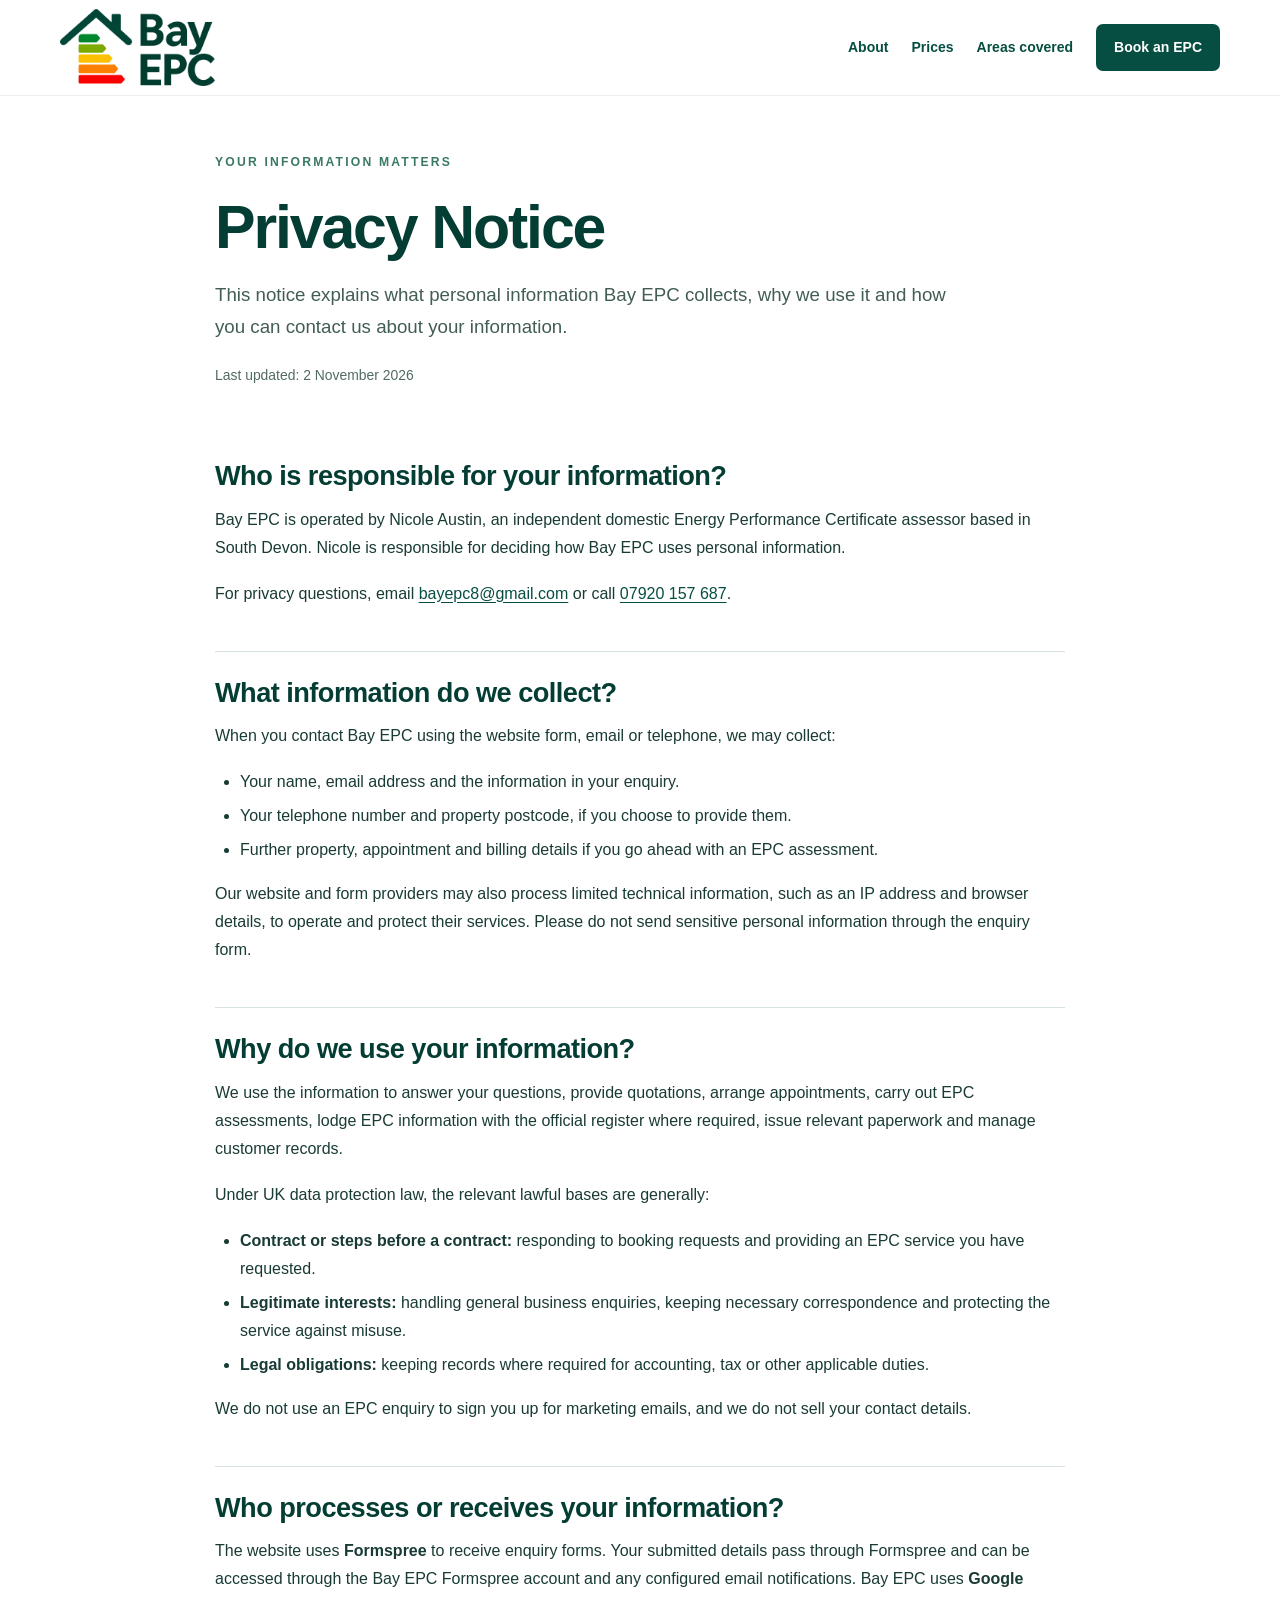
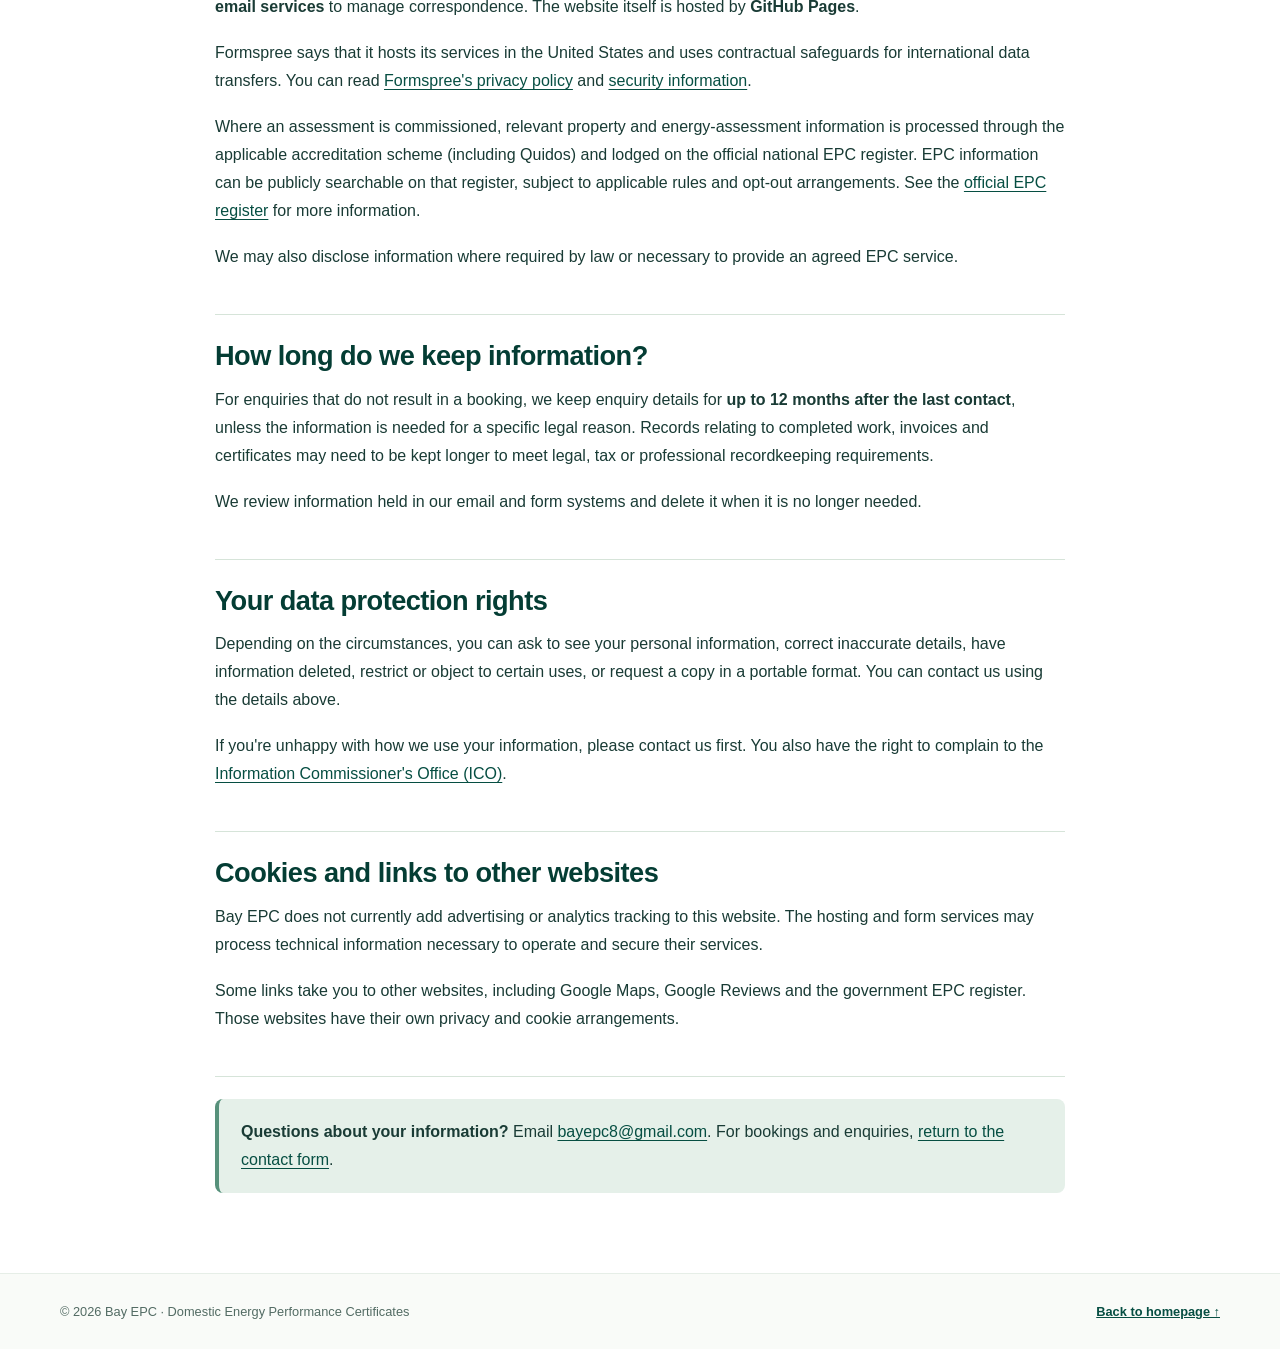
<file: privacy.html>
<!doctype html>
<html lang="en-GB">
<head>
  <meta charset="utf-8">
  <meta name="viewport" content="width=device-width, initial-scale=1">
  <meta name="description" content="How Bay EPC handles personal information when you enquire about or book a domestic Energy Performance Certificate assessment.">
  <meta name="theme-color" content="#064e42">
  <title>Privacy Notice | Bay EPC</title>
  <link rel="icon" href="images/bay-epc-icon.png" type="image/png">
  <link rel="stylesheet" href="style.css?v=4">
  <style>
    .privacy-intro { padding: 56px 0 30px; max-width: 850px; }
    .privacy-intro h1 { font-size: clamp(2.4rem, 5vw, 3.8rem); margin-bottom: 16px; }
    .privacy-intro .lead { max-width: 750px; }
    .privacy-updated { color: #526b63; font-size: .87rem; margin-top: 20px; }
    .privacy-content { width: min(850px, calc(100% - 56px)); margin: 0 auto 80px; }
    .privacy-content section { padding: 25px 0; border-bottom: 1px solid #d6e4d9; }
    .privacy-content section:last-child { border-bottom: none; }
    .privacy-content h2 { font-size: clamp(1.35rem, 2.5vw, 1.7rem); letter-spacing: -.02em; margin-bottom: 14px; }
    .privacy-content p, .privacy-content li { font-size: 1rem; line-height: 1.75; }
    .privacy-content ul { padding-left: 25px; margin: 0 0 16px; }
    .privacy-content li { margin-bottom: 6px; }
    .privacy-content a { text-underline-offset: 3px; overflow-wrap: anywhere; }
    .privacy-highlight { background: #e5f0e9; border-left: 4px solid #57917b; padding: 19px 22px; border-radius: 8px; margin: 22px 0 0; }
    .privacy-highlight p:last-child { margin-bottom: 0; }
    @media(max-width:700px) { .privacy-intro { padding-top: 34px; } .privacy-content { width: min(100% - 34px, 540px); margin-bottom: 50px; } }
  </style>
</head>
<body>
  <a class="skip-link" href="#main">Skip to content</a>
  <header class="site-header">
    <div class="container nav-wrap">
      <a class="brand" href="index.html" aria-label="Bay EPC, back to homepage">
        <img src="images/bay-epc-logo.png" alt="Bay EPC" width="255" height="120">
      </a>
      <nav class="nav" aria-label="Main navigation">
        <a href="index.html#about">About</a>
        <a href="index.html#services">Prices</a>
        <a href="index.html#areas">Areas covered</a>
        <a class="nav-cta" href="index.html#contact">Book an EPC</a>
      </nav>
    </div>
  </header>
  <main id="main">
    <div class="container privacy-intro">
      <p class="eyebrow">Your information matters</p>
      <h1>Privacy Notice</h1>
      <p class="lead">This notice explains what personal information Bay EPC collects, why we use it and how you can contact us about your information.</p>
      <p class="privacy-updated">Last updated: 2 November 2026</p>
    </div>
    <div class="privacy-content">
      <section aria-labelledby="who">
        <h2 id="who">Who is responsible for your information?</h2>
        <p>Bay EPC is operated by Nicole Austin, an independent domestic Energy Performance Certificate assessor based in South Devon. Nicole is responsible for deciding how Bay EPC uses personal information.</p>
        <p>For privacy questions, email <a href="mailto:bayepc8@gmail.com">bayepc8@gmail.com</a> or call <a href="tel:07920157687">07920 157 687</a>.</p>
      </section>
      <section aria-labelledby="information">
        <h2 id="information">What information do we collect?</h2>
        <p>When you contact Bay EPC using the website form, email or telephone, we may collect:</p>
        <ul>
          <li>Your name, email address and the information in your enquiry.</li>
          <li>Your telephone number and property postcode, if you choose to provide them.</li>
          <li>Further property, appointment and billing details if you go ahead with an EPC assessment.</li>
        </ul>
        <p>Our website and form providers may also process limited technical information, such as an IP address and browser details, to operate and protect their services. Please do not send sensitive personal information through the enquiry form.</p>
      </section>
      <section aria-labelledby="why">
        <h2 id="why">Why do we use your information?</h2>
        <p>We use the information to answer your questions, provide quotations, arrange appointments, carry out EPC assessments, lodge EPC information with the official register where required, issue relevant paperwork and manage customer records.</p>
        <p>Under UK data protection law, the relevant lawful bases are generally:</p>
        <ul>
          <li><strong>Contract or steps before a contract:</strong> responding to booking requests and providing an EPC service you have requested.</li>
          <li><strong>Legitimate interests:</strong> handling general business enquiries, keeping necessary correspondence and protecting the service against misuse.</li>
          <li><strong>Legal obligations:</strong> keeping records where required for accounting, tax or other applicable duties.</li>
        </ul>
        <p>We do not use an EPC enquiry to sign you up for marketing emails, and we do not sell your contact details.</p>
      </section>
      <section aria-labelledby="sharing">
        <h2 id="sharing">Who processes or receives your information?</h2>
        <p>The website uses <strong>Formspree</strong> to receive enquiry forms. Your submitted details pass through Formspree and can be accessed through the Bay EPC Formspree account and any configured email notifications. Bay EPC uses <strong>Google email services</strong> to manage correspondence. The website itself is hosted by <strong>GitHub Pages</strong>.</p>
        <p>Formspree says that it hosts its services in the United States and uses contractual safeguards for international data transfers. You can read <a href="https://formspree.io/legal/privacy-policy/" target="_blank" rel="noopener noreferrer">Formspree's privacy policy</a> and <a href="https://formspree.io/security/" target="_blank" rel="noopener noreferrer">security information</a>.</p>
        <p>Where an assessment is commissioned, relevant property and energy-assessment information is processed through the applicable accreditation scheme (including Quidos) and lodged on the official national EPC register. EPC information can be publicly searchable on that register, subject to applicable rules and opt-out arrangements. See the <a href="https://www.gov.uk/find-energy-certificate" target="_blank" rel="noopener noreferrer">official EPC register</a> for more information.</p>
        <p>We may also disclose information where required by law or necessary to provide an agreed EPC service.</p>
      </section>
      <section aria-labelledby="retention">
        <h2 id="retention">How long do we keep information?</h2>
        <p>For enquiries that do not result in a booking, we keep enquiry details for <strong>up to 12 months after the last contact</strong>, unless the information is needed for a specific legal reason. Records relating to completed work, invoices and certificates may need to be kept longer to meet legal, tax or professional recordkeeping requirements.</p>
        <p>We review information held in our email and form systems and delete it when it is no longer needed.</p>
      </section>
      <section aria-labelledby="rights">
        <h2 id="rights">Your data protection rights</h2>
        <p>Depending on the circumstances, you can ask to see your personal information, correct inaccurate details, have information deleted, restrict or object to certain uses, or request a copy in a portable format. You can contact us using the details above.</p>
        <p>If you're unhappy with how we use your information, please contact us first. You also have the right to complain to the <a href="https://ico.org.uk/make-a-complaint/" target="_blank" rel="noopener noreferrer">Information Commissioner's Office (ICO)</a>.</p>
      </section>
      <section aria-labelledby="cookies">
        <h2 id="cookies">Cookies and links to other websites</h2>
        <p>Bay EPC does not currently add advertising or analytics tracking to this website. The hosting and form services may process technical information necessary to operate and secure their services.</p>
        <p>Some links take you to other websites, including Google Maps, Google Reviews and the government EPC register. Those websites have their own privacy and cookie arrangements.</p>
      </section>
      <div class="privacy-highlight">
        <p><strong>Questions about your information?</strong> Email <a href="mailto:bayepc8@gmail.com">bayepc8@gmail.com</a>. For bookings and enquiries, <a href="index.html#contact">return to the contact form</a>.</p>
      </div>
    </div>
  </main>
  <footer class="site-footer">
    <div class="container footer-inner">
      <span>© <span id="year">2026</span> Bay EPC · Domestic Energy Performance Certificates</span>
      <a href="index.html">Back to homepage ↑</a>
    </div>
  </footer>
  <script>document.getElementById('year').textContent = new Date().getFullYear();</script>
</body>
</html>
</file>
<file: style.css>
:root{--forest:#064e42;--forest-dark:#043d34;--ink:#193b35;--muted:#526b63;--eucalyptus:#e5f0e9;--warm:#f7f8f5;--border:#d6e4d9;--white:#fff;--radius:18px}
*,*::before,*::after{box-sizing:border-box}
html{scroll-behavior:smooth;scroll-padding-top:104px}
body{margin:0;color:var(--ink);background:#fff;font-family:Arial,Helvetica,sans-serif;line-height:1.65;-webkit-font-smoothing:antialiased}
a{color:var(--forest)}a:hover{text-decoration-thickness:2px}img{max-width:100%;display:block}h1,h2,h3{color:var(--forest-dark);line-height:1.16;letter-spacing:-.035em;margin:0 0 20px}h1{font-size:clamp(2.5rem,5vw,4.7rem)}h2{font-size:clamp(2rem,3.7vw,3.25rem)}h3{font-size:1.35rem;letter-spacing:-.02em}p{margin:0 0 18px}.container{width:min(1160px,calc(100% - 56px));margin-inline:auto}.skip-link{position:absolute;left:12px;top:-80px;background:#fff;padding:12px;z-index:20}.skip-link:focus{top:12px}
.site-header{background:#fff;border-bottom:1px solid #edf0eb;position:relative;z-index:5}.nav-wrap{display:flex;align-items:center;justify-content:space-between;gap:28px;min-height:95px}.brand{display:block;flex:none;width:155px}.brand img{width:100%;height:auto}.nav{display:flex;align-items:center;justify-content:flex-end;flex-wrap:wrap;gap:clamp(10px,1.8vw,27px)}.nav a{font-size:14px;font-weight:700;text-decoration:none;white-space:nowrap}.nav a:not(.nav-cta):hover{text-decoration:underline}.nav .nav-cta{background:var(--forest);color:#fff;padding:12px 18px;border-radius:7px}.nav .nav-cta:hover{background:var(--forest-dark)}
.hero{display:grid;grid-template-columns:1.03fr .97fr;align-items:center;gap:clamp(30px,5vw,72px);padding-block:68px 88px}.hero-content{padding-block:14px}.eyebrow{font-size:.76rem;text-transform:uppercase;letter-spacing:.18em;color:#3b7966;font-weight:800;margin-bottom:20px}.hero h1 span{color:#57917b}.lead{font-size:1.17rem;line-height:1.75;color:#425d53;max-width:560px}.button-row{display:flex;gap:12px;align-items:center;flex-wrap:wrap;margin-top:29px}.button{display:inline-flex;justify-content:center;align-items:center;gap:12px;min-height:48px;padding:13px 22px;border-radius:8px;font-weight:700;font-size:.92rem;text-decoration:none;border:2px solid transparent;cursor:pointer;font-family:inherit;line-height:1.3;text-align:center}.button-primary{background:var(--forest);color:#fff}.button-primary:hover{background:var(--forest-dark);color:#fff}.button-outline{color:var(--forest);border-color:var(--forest);background:transparent}.button-outline:hover{background:#eef5f0}.trust-strip{display:flex;align-items:center;gap:12px 21px;flex-wrap:wrap;margin-top:34px;font-size:.78rem;color:#3d6154}.trust-strip span{position:relative}.trust-strip span+span::before{content:'•';margin-right:13px;color:#74aa91}.hero-media{height:470px;overflow:hidden;border-radius:var(--radius);position:relative;background:var(--eucalyptus);box-shadow:0 18px 50px rgba(7,59,45,.09)}.hero-media img{width:100%;height:100%;object-fit:cover}.hero-media-label{position:absolute;bottom:19px;left:19px;background:rgba(255,255,255,.94);color:var(--forest);font-size:.86rem;font-weight:700;border-radius:7px;padding:11px 15px}
.about-band{background:var(--eucalyptus);padding-block:80px}.split-section{display:grid;grid-template-columns:.85fr 1.15fr;align-items:center;gap:clamp(35px,6vw,90px)}.photo-wrap{position:relative;overflow:hidden;border-radius:var(--radius);margin:0;background:#d3e2d8}.about-photo{height:570px}.photo-wrap img{width:100%;height:100%;object-fit:cover;object-position:center 36%}.photo-caption{position:absolute;bottom:16px;left:16px;background:#fff;border-radius:7px;padding:9px 13px;color:var(--forest);font-weight:700;font-size:.84rem}.split-copy p:not(.eyebrow){font-size:1rem}.chip-row{display:flex;flex-wrap:wrap;gap:9px;margin:25px 0}.chip-row span{background:#fff;border:1px solid #cddfd2;border-radius:5px;padding:9px 12px;color:var(--forest);font-size:.77rem;font-weight:700}.text-link{display:inline-block;margin-top:8px;font-weight:800;text-underline-offset:5px}
.section{padding-block:90px}.section-heading{max-width:720px;margin:0 auto 36px}.section-heading.centred,.centred{text-align:center}.section-heading>p:not(.eyebrow){color:var(--muted);font-size:1.05rem}.pricing-grid{display:grid;grid-template-columns:repeat(2,minmax(0,1fr));gap:24px;max-width:870px;margin:0 auto}.price-card{background:#fff;border:1px solid #c4d7ca;border-radius:var(--radius);padding:37px;box-shadow:0 8px 30px rgba(5,60,40,.045)}.card-kicker{font-size:.75rem;letter-spacing:.14em;color:#52816e;text-transform:uppercase;font-weight:800}.price-card h3{margin-bottom:10px}.price-card .price{font-size:3.55rem;letter-spacing:-.06em;font-weight:800;color:var(--forest);line-height:1.2;margin:18px 0}.price-card>p:not(.card-kicker):not(.price){min-height:58px;color:var(--muted)}.price-card .button{margin-top:15px}.fine-print{font-size:.84rem;color:#5d7066;margin-top:25px}
.process-band{background:var(--warm);padding-block:90px}.process-layout{display:grid;grid-template-columns:1.1fr .9fr;align-items:center;gap:clamp(35px,5.5vw,78px)}.process-copy>p:not(.eyebrow){color:var(--muted)}.steps{list-style:none;margin:30px 0;padding:0}.steps li{display:flex;gap:22px;border-top:1px solid #dae6dc;padding:19px 0}.steps li:last-child{border-bottom:1px solid #dae6dc}.step-number{font-weight:800;font-size:1.25rem;color:#61927e;line-height:1.4}.steps h3{font-size:1rem;letter-spacing:0;margin:0 0 4px}.steps p{font-size:.91rem;color:var(--muted);margin:0}.process-photo{height:650px}.process-photo img{object-position:center 30%}.process-photo figcaption{position:absolute;bottom:15px;left:15px;right:15px;background:#fff;padding:12px 16px;border-radius:7px;color:var(--forest);font-size:.83rem;font-weight:700}.register-note{font-size:.88rem}.register-note a{font-weight:700}
.areas-grid{display:grid;grid-template-columns:repeat(3,minmax(0,1fr));gap:20px}.areas-grid article{background:var(--eucalyptus);border:1px solid #d0e2d5;border-radius:14px;padding:30px}.areas-grid h3{margin-bottom:8px}.areas-grid p{color:#405f53;margin:0}.reviews-band{background:var(--forest);color:#fff;padding-block:57px}.reviews-layout{display:flex;align-items:center;justify-content:space-between;gap:40px}.reviews-layout>div{max-width:670px}.reviews-layout h2,.reviews-layout p{color:#fff}.reviews-layout h2{font-size:clamp(1.8rem,3vw,2.7rem)}.reviews-layout p:last-child{margin:0}.eyebrow-light{color:#b8ddc8!important}.button-light{background:#fff;color:var(--forest)}.button-light:hover{background:var(--eucalyptus)}
.contact-grid{display:grid;grid-template-columns:.84fr 1.16fr;gap:22px}.contact-card,.enquiry-card{padding:37px;border-radius:var(--radius)}.contact-card{background:var(--eucalyptus)}.enquiry-card{border:1px solid var(--border);background:#fff}.contact-card>p{color:#415e51}.contact-label{font-size:.74rem;letter-spacing:.12em;text-transform:uppercase;font-weight:800;color:#497563!important;margin:22px 0 2px}.contact-detail{font-size:1.24rem;font-weight:800;text-decoration:none;overflow-wrap:anywhere}.enquiry-card>p{color:var(--muted)}.enquiry-card label{font-weight:700;font-size:.87rem;display:block;margin:14px 0 6px}.field-row{display:grid;grid-template-columns:1fr 1fr;gap:14px}.enquiry-card input,.enquiry-card textarea{width:100%;font:inherit;background:#fff;border:1px solid #adbfaf;border-radius:7px;padding:11px 12px;color:var(--ink)}.enquiry-card input:focus,.enquiry-card textarea:focus{outline:2px solid #408b72;outline-offset:2px}.enquiry-card button{margin-top:17px}.form-note{font-size:.77rem;color:#5c7368;margin-top:13px}
.site-footer{border-top:1px solid #e6eee7;background:#f9fbf8}.footer-inner{display:flex;align-items:center;justify-content:space-between;gap:20px;min-height:75px;font-size:.8rem;color:var(--muted)}.footer-inner a{font-weight:700;white-space:nowrap}
@media(max-width:950px){.nav-wrap{align-items:flex-start;padding-block:18px;flex-direction:column;gap:10px}.nav{justify-content:flex-start}.hero{grid-template-columns:1fr 1fr}.hero-media{height:415px}.about-photo{height:490px}.process-photo{height:600px}.split-section,.process-layout{gap:30px}}
@media(max-width:700px){.container{width:min(100% - 34px,540px)}.nav-wrap{align-items:center}.brand{width:140px}.nav{justify-content:center;gap:7px 14px}.nav a{font-size:12px}.nav .nav-cta{padding:8px 11px}.hero{padding-block:40px 55px;grid-template-columns:1fr;gap:30px}.hero-media{height:290px}.hero h1{font-size:clamp(2.35rem,9vw,3.3rem)}.lead{font-size:1.03rem}.trust-strip{margin-top:22px}.about-band,.process-band{padding-block:55px}.split-section,.process-layout{grid-template-columns:1fr}.about-photo{height:450px;max-width:460px;width:100%;margin:auto}.process-photo{height:460px;max-width:460px;width:100%;margin:auto}.process-copy{order:0}.process-photo{order:1}.section{padding-block:62px}.pricing-grid,.contact-grid{grid-template-columns:1fr}.price-card,.contact-card,.enquiry-card{padding:26px}.price-card>p:not(.card-kicker):not(.price){min-height:0}.areas-grid{grid-template-columns:1fr}.reviews-layout{align-items:flex-start;flex-direction:column;gap:20px}.reviews-band{padding-block:48px}.field-row{grid-template-columns:1fr;gap:0}.footer-inner{flex-direction:column;justify-content:center;text-align:center;padding-block:18px;gap:8px}}
@media(prefers-reduced-motion:reduce){html{scroll-behavior:auto}}
/* More visible pricing and location cards */

.price-card {
  background: #eef4ef;
  border: 2px solid #8eae9c;
  box-shadow: 0 8px 24px rgba(6, 78, 66, 0.08);
}

.areas-grid article {
  background: #dcebe0;
  border: 2px solid #8eae9c;
  box-shadow: 0 6px 18px rgba(6, 78, 66, 0.06);
}
.price-card,
.areas-grid article {
  background-color: #d5e5da;
  border: 2px solid #7fa58e;
}
/* Keep Google buttons the same size */

.button-row .button-light {
  width: 240px;
  max-width: 100%;
  box-sizing: border-box;
  text-align: center;
}
</file>
